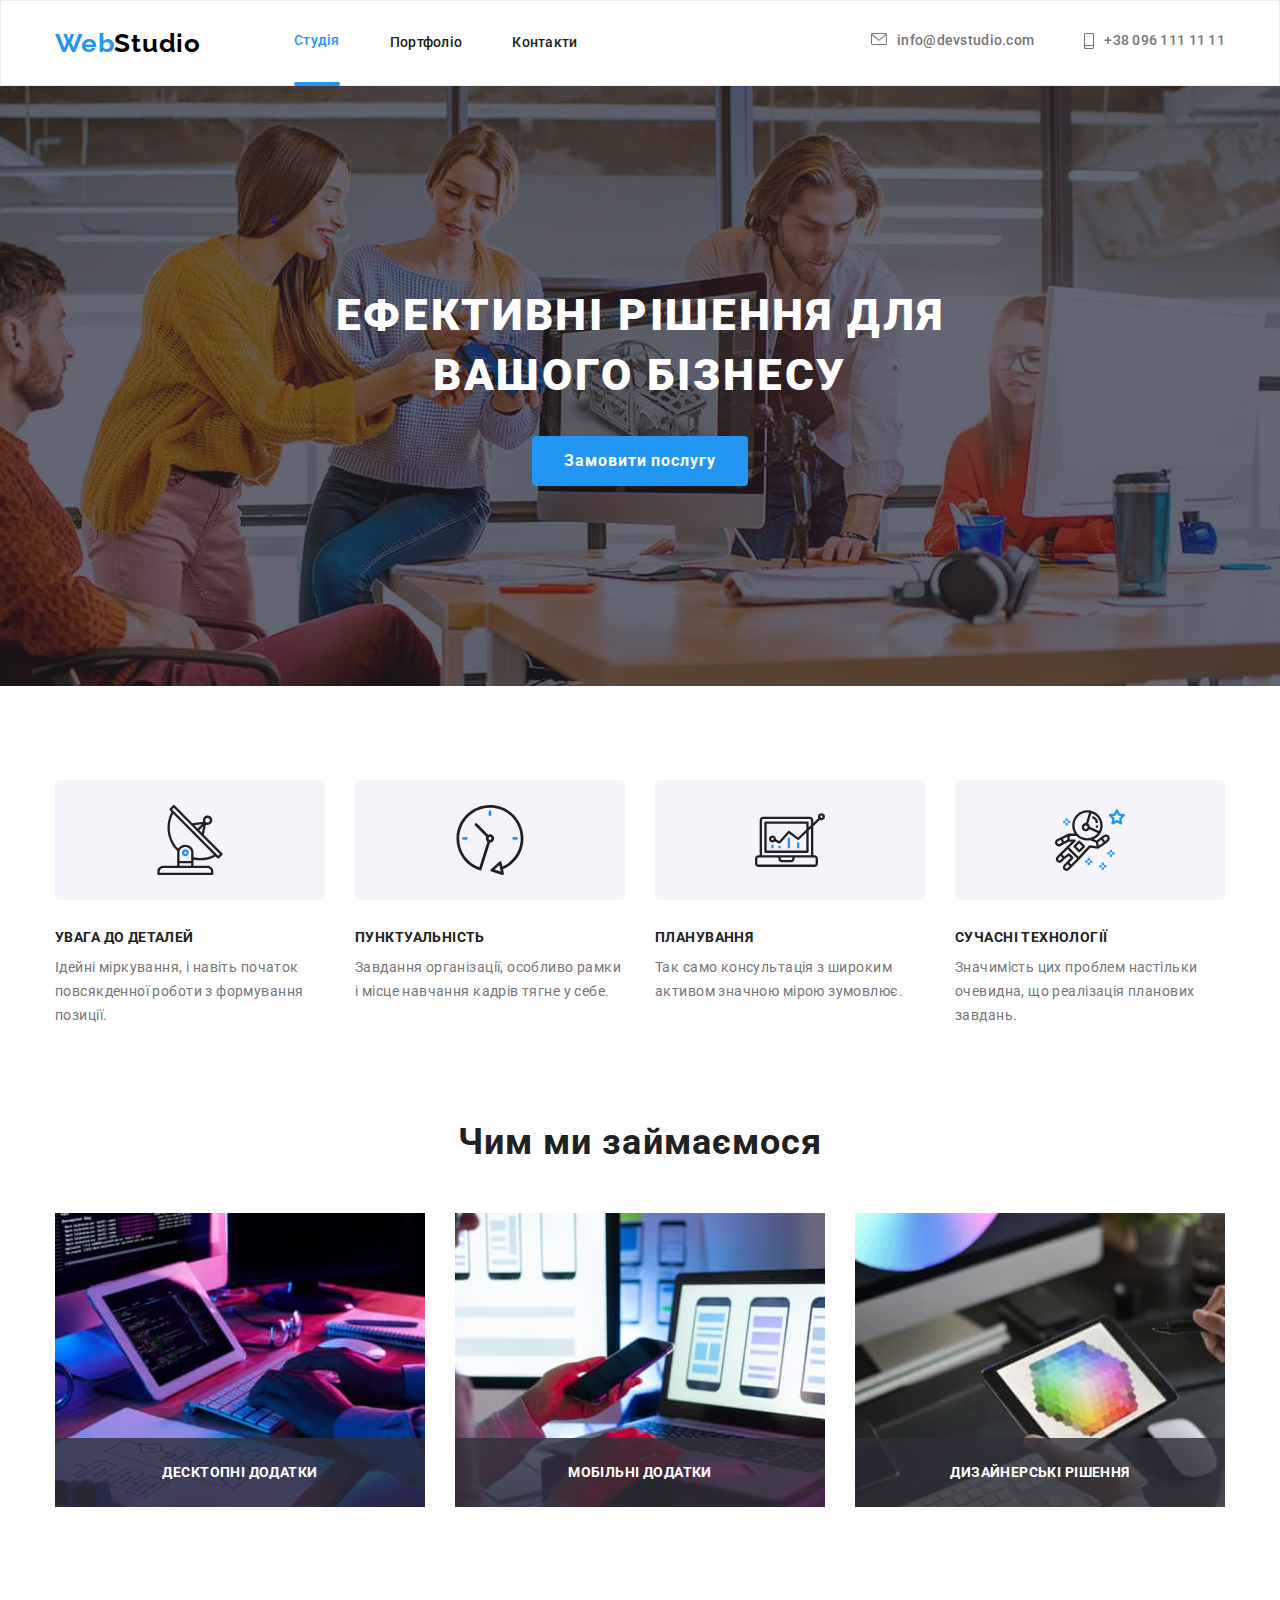
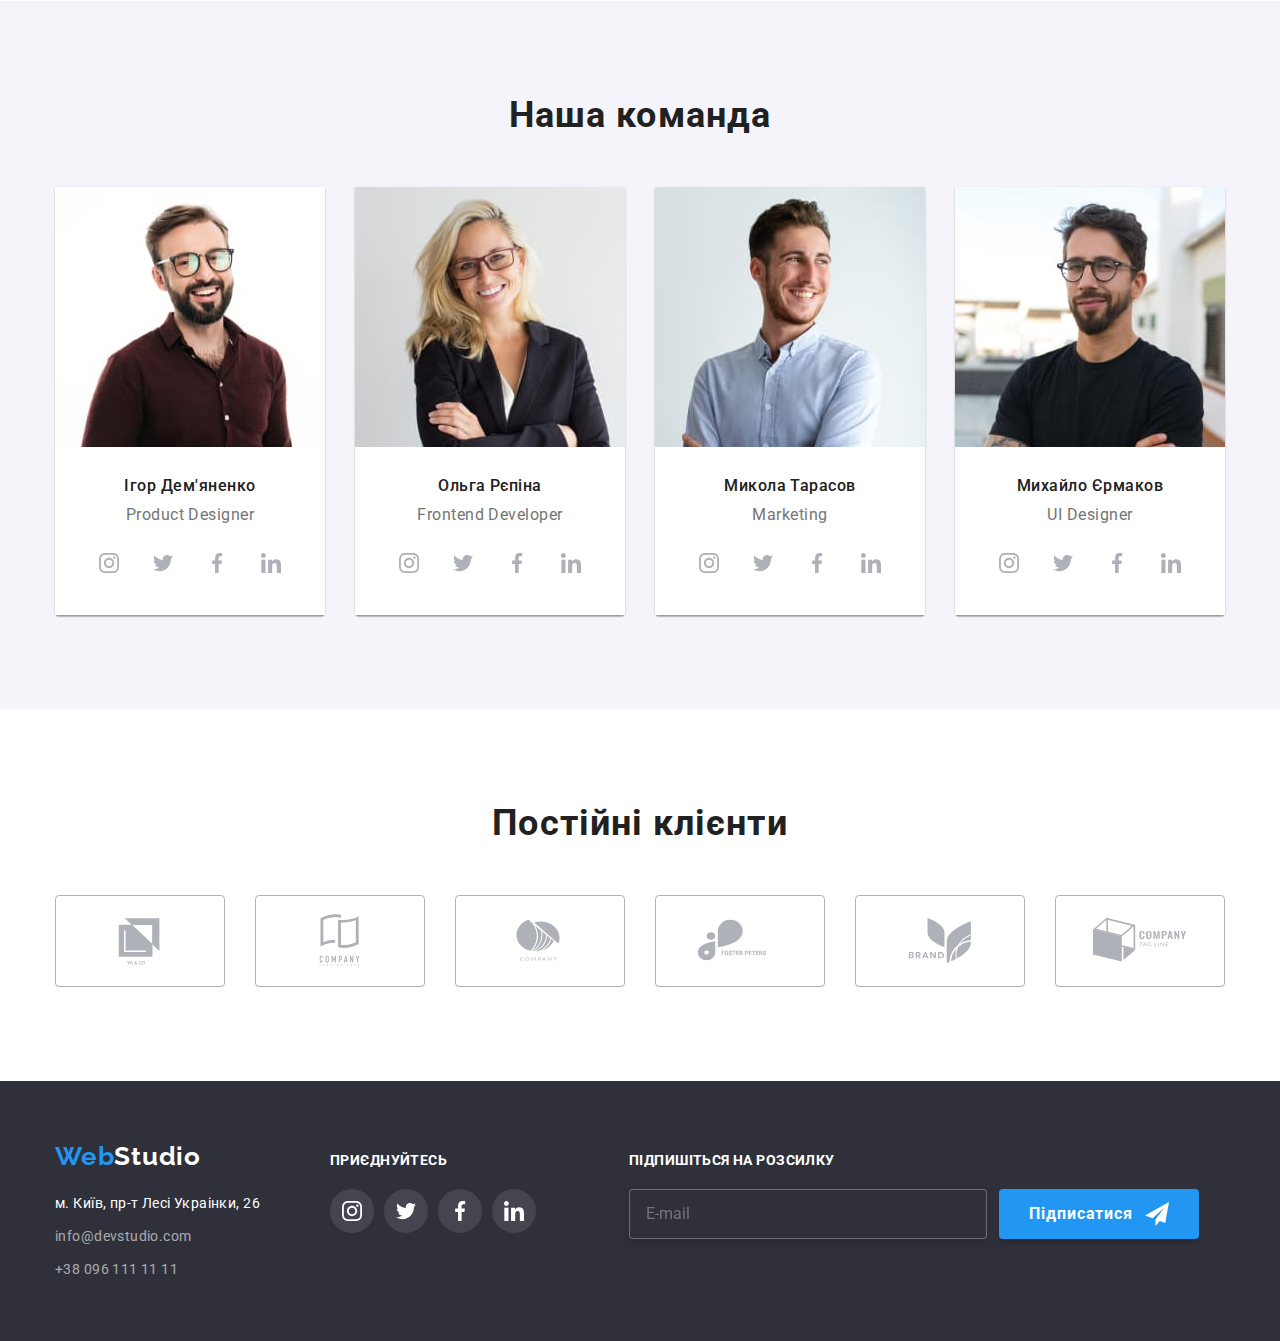
<file: index.html>
<!DOCTYPE html>
<html lang="uk">
  <head>
    <meta charset="UTF-8" />
    <meta http-equiv="X-UA-Compatible" content="IE=edge" />
    <meta name="viewport" content="width=device-width, initial-scale=1.0" />
    <link rel="preconnect" href="https://fonts.googleapis.com" />
    <link rel="preconnect" href="https://fonts.gstatic.com" crossorigin />
    <link
      href="https://fonts.googleapis.com/css2?family=Raleway:wght@700&family=Roboto:wght@400;500;700;900&display=swap"
      rel="stylesheet"
    />
    <title>WebStudio</title>
    <link
      rel="stylesheet"
      href="https://cdnjs.cloudflare.com/ajax/libs/modern-normalize/1.0.0/modern-normalize.min.css"
    />
    <link rel="stylesheet" href="./css/main.min.css" />
  </head>
  <body class="page">
    <header class="header-background">
      <div class="container header-background__container">
        <nav class="logo-nav">
          <a class="logo-nav__logo" lang="en" href="./index.html"><span class="logo-nav__web">Web</span>Studio</a>
          <ul class="site-nav">
            <li class="site-nav__item"><a href="./index.html" class="site-nav__link site-nav__link--current">Студія</a></li>
            <li class="site-nav__item"><a href="./portfolio.html" class="site-nav__link">Портфоліо</a></li>
            <li class="site-nav__item"><a href="" class="site-nav__link">Контакти</a></li>
          </ul>
        </nav>
        <ul class="mail-nav">
          <li class="mail-nav__item">
            <div class="mail-container">
            <a href="mailto:info@devstudio.com" class="mail-nav__link mail-nav__link--envelope">
              <svg class="mail-icon" height="12" width="16">
                <use href="./images/icons.svg#icon-envelope"></use>
              </svg>info@devstudio.com</a>
            </div>
          </li>
          <li class="mail-nav__item">
            <div class="mail-container">
            <a href="tel:+380961111111" class="mail-nav__link mail-nav__link--smartphone">
            <svg class="smartphone-icon" height="16" width="10">
              <use href="./images/icons.svg#icon-smartphone"></use>
            </svg>
            +38 096 111 11 11</a>
            </div>
          </li>
        </ul>
      </div>
    </header>
    <main>
      <section class="hero">
        <div class="container hero__container">
          <h1 class="hero__title">Ефективні рішення для вашого бізнесу</h1>
          <button data-modal-open type="button" class="hero__button">Замовити послугу</button>
        </div>
      </section>

      <section class="section">
        <div class="container">
          <h2 class="section-title visually-hidden">Наші сильні сторони</h2>
          <ul class="idea-list">
            <li class="idea-list__item">
              <div class="idea-list__container">
                <svg class="idea-list__icon" height="70" width="70">
                  <use href="./images/icons.svg#icon-antenna"></use>
                </svg>
              </div>
              <h3 class="idea-list__title">Увага до деталей</h3>
              <p class="idea-list__text">
                Ідейні міркування, i навіть початок повсякденної роботи з формування позиції.
              </p>
            </li>
            <li class="idea-list__item">
              <div class="idea-list__container">
                <svg class="idea-list__icon" height="70" width="70">
                  <use href="./images/icons.svg#icon-clock"></use>
                </svg>
              </div>
              <h3 class="idea-list__title">Пунктуальність</h3>
              <p class="idea-list__text">
                Завдання організації, особливо рамки i місце навчання кадрів тягне у себе.
              </p>
            </li>
            <li class="idea-list__item">
              <div class="idea-list__container">
                <svg class="idea-list__icon" height="70" width="70">
                  <use href="./images/icons.svg#icon-diagram"></use>
                </svg>
              </div>
              <h3 class="idea-list__title">Планування</h3>
              <p class="idea-list__text">
                Так само консультація з широким активом значною мірою зумовлює.
              </p>
            </li>
            <li class="idea-list__item">
              <div class="idea-list__container">
                <svg class="idea-list__icon" height="70" width="70">
                  <use href="./images/icons.svg#icon-astronaut"></use>
                </svg>
              </div>
              <h3 class="idea-list__title">Сучасні технології</h3>
              <p class="idea-list__text">
                Значимість цих проблем настільки очевидна, що реалізація планових завдань.
              </p>
            </li>
          </ul>
        </div>
      </section>
      <section class="features">
        <div class="container features__container">
          <h2 class="features__title">Чим ми займаємося</h2>
          <ul class="work-list">
            <li class="work-list__item">
              <img
                src="./images/img.jpg"
                alt="робота за комп'ютером"
                width="370"
                class="work-list__img"
              />
              <p class="work-list__text">Десктопні додатки</p>
            </li>
            <li class="work-list__item">
              <img
                src="./images/img1.jpg"
                alt="робота за комп'ютером"
                width="370"
                class="work-list__img"
              />
              <p class="work-list__text">Мобільні додатки</p>
            </li>
            <li class="work-list__item">
              <img
                src="./images/img2.jpg"
                alt="робота за комп'ютером"
                width="370"
                class="work-list__img"
              />
              <p class="work-list__text">Дизайнерські рішення</p>
            </li>
          </ul>
        </div>
      </section>
      <section class="team">
        <div class="team__container">
          <h2 class="team__title">Наша команда</h2>
          <ul class="team-list">
            <li class="team-list__item">
              <img src="./images/team1.jpg" alt="мужчина в окулярах" width="270" class="team-img" />
              <div class="team-list__white">
                <h3 class="team-list__title">Ігор Дем'яненко</h3>
                <p class="team-list__text">Product Designer</p>
                <ul class="social-networks">
                  <li>
                    <a href="#" class="social-networks__link">
                      <svg class="social-networks__icon" height="20" width="20">
                        <use href="./images/icons.svg#icon-instagram"></use>
                      </svg>
                    </a>
                  </li>
                  <li>
                    <a href="#" class="social-networks__link">
                      <svg class="social-networks__icon" height="20" width="20">
                        <use href="./images/icons.svg#icon-twitter"></use>
                      </svg>
                    </a>
                  </li>
                  <li>
                    <a href="#" class="social-networks__link">
                      <svg class="social-networks__icon" height="20" width="20">
                        <use href="./images/icons.svg#icon-facebook"></use>
                      </svg>
                    </a>
                  </li>
                  <li>
                    <a href="#" class="social-networks__link">
                      <svg class="social-networks__icon" height="20" width="20">
                        <use href="./images/icons.svg#icon-linkedin"></use>
                      </svg>
                    </a>
                  </li>
                </ul>
              </div>
            </li>
            <li class="team-list__item">
              <img src="./images/team2.jpg" alt="дівчина в окулярах" width="270" class="team-img" />
              <div class="team-list__white">
                <h3 class="team-list__title">Ольга Рєпіна</h3>
                <p class="team-list__text">Frontend Developer</p>
                <ul class="social-networks">
                  <li>
                    <a href="#" class="social-networks__link">
                      <svg class="social-networks__icon" height="20" width="20">
                        <use href="./images/icons.svg#icon-instagram"></use>
                      </svg>
                    </a>
                  </li>
                  <li>
                    <a href="#" class="social-networks__link">
                      <svg class="social-networks__icon" height="20" width="20">
                        <use href="./images/icons.svg#icon-twitter"></use>
                      </svg>
                    </a>
                  </li>
                  <li>
                    <a href="#" class="social-networks__link">
                      <svg class="social-networks__icon" height="20" width="20">
                        <use href="./images/icons.svg#icon-facebook"></use>
                      </svg>
                    </a>
                  </li>
                  <li>
                    <a href="#" class="social-networks__link">
                      <svg class="social-networks__icon" height="20" width="20">
                        <use href="./images/icons.svg#icon-linkedin"></use>
                      </svg>
                    </a>
                  </li>
                </ul>
              </div>
            </li>
            <li class="team-list__item">
              <img src="./images/team3.jpg" alt="мужчина у сорочці" width="270" class="team-img" />
              <div class="team-list__white">
                <h3 class="team-list__title">Микола Тарасов</h3>
                <p class="team-list__text">Marketing</p>
                <ul class="social-networks">
                  <li>
                    <a href="#" class="social-networks__link">
                      <svg class="social-networks__icon" height="20" width="20">
                        <use href="./images/icons.svg#icon-instagram"></use>
                      </svg>
                    </a>
                  </li>
                  <li>
                    <a href="#" class="social-networks__link">
                      <svg class="social-networks__icon" height="20" width="20">
                        <use href="./images/icons.svg#icon-twitter"></use>
                      </svg>
                    </a>
                  </li>
                  <li>
                    <a href="#" class="social-networks__link">
                      <svg class="social-networks__icon" height="20" width="20">
                        <use href="./images/icons.svg#icon-facebook"></use>
                      </svg>
                    </a>
                  </li>
                  <li>
                    <a href="#" class="social-networks__link">
                      <svg class="social-networks__icon" height="20" width="20">
                        <use href="./images/icons.svg#icon-linkedin"></use>
                      </svg>
                    </a>
                  </li>
                </ul>
              </div>
            </li>
            <li class="team-list__item">
              <img src="./images/team4.jpg" alt="мужчина в окулярах" width="270" class="team-img" />
              <div class="team-list__white">
                <h3 class="team-list__title">Михайло Єрмаков</h3>
                <p class="team-list__text">UI Designer</p>
                <ul class="social-networks">
                  <li>
                    <a href="#" class="social-networks__link">
                      <svg class="social-networks__icon" height="20" width="20">
                        <use href="./images/icons.svg#icon-instagram"></use>
                      </svg>
                    </a>
                  </li>
                  <li>
                    <a href="#" class="social-networks__link">
                      <svg class="social-networks__icon" height="20" width="20">
                        <use href="./images/icons.svg#icon-twitter"></use>
                      </svg>
                    </a>
                  </li>
                  <li>
                    <a href="#" class="social-networks__link">
                      <svg class="social-networks__icon" height="20" width="20">
                        <use href="./images/icons.svg#icon-facebook"></use>
                      </svg>
                    </a>
                  </li>
                  <li>
                    <a href="#" class="social-networks__link">
                      <svg class="social-networks__icon" height="20" width="20">
                        <use href="./images/icons.svg#icon-linkedin"></use>
                      </svg>
                    </a>
                  </li>
                </ul>
              </div>
            </li>
          </ul>
        </div>
      </section>
      <section class="section">
        <div class="container">
          <h2 class="feedback__title">Постійні клієнти</h2>
          <ul class="feedback__list">
            <li class="feedback__item">
              <a href="" class="feedback__link link">
                <svg class="feedback__icon" height="60" width="106">
                  <use href="./images/icons.svg#icon-logo-one"></use>
                </svg>
              </a>
            </li>
            <li class="feedback__item">
              <a href="" class="feedback__link">
                <svg class="feedback__icon" height="60" width="106">
                  <use href="./images/icons.svg#icon-logo-two"></use>
                </svg>
              </a>
            </li>
            <li class="feedback__item">
              <a href="" class="feedback__link link">
                <svg class="feedback__icon" height="60" width="106">
                  <use href="./images/icons.svg#icon-logo-three"></use>
                </svg>
              </a>
            </li>
            <li class="feedback__item">
              <a href="" class="feedback__link link">
                <svg class="feedback__icon" height="60" width="106">
                  <use href="./images/icons.svg#icon-logo-fore"></use>
                </svg>
              </a>
            </li>
            <li class="feedback__item">
              <a href="" class="feedback__link link">
                <svg class="feedback__icon" height="60" width="106">
                  <use href="./images/icons.svg#icon-logo-five"></use>
                </svg>
              </a>
            </li>
            <li class="feedback__item">
              <a href="" class="feedback__link link">
                <svg class="feedback__icon" height="60" width="106">
                  <use href="./images/icons.svg#icon-logo-six"></use>
                </svg>
              </a>
            </li>
          </ul>
        </div>
      </section>
    </main>

    <footer class="footer-main">
      <div class="container footer-main__container">
        <div class="first-box-footer">
        <a class="first-footer-box__logo" lang="en" href="./index.html"
          ><span class="logo-nav__web">Web</span>Studio</a
        >
        <address class="footer-info">
          <ul class="footer-info__list">
            <li class="footer-info__item">
              <a
                href="https://goo.gl/maps/CPtrU1FHBa2aNyZL9"
                target="_blank"
                rel="noopener noreferrer nofollow"
                class="footer-address"
                >м. Київ, пр-т Лесі Украінки, 26</a
              >
            </li>
            <li class="footer-info__item">
              <a href="mailto:info@devstudio.com" class="footer-info__link">info@devstudio.com</a>
            </li>
            <li class="footer-info__item">
              <a href="tel:+380961111111" class="footer-info__link">+38 096 111 11 11</a>
            </li>
          </ul>
        </address>
      </div>
      <div class="footer-social">
        <p class="footer-social__text">Приєднуйтесь</p>
        <ul class="footer-social__list">
          <li>
            <a href="#" class="footer-social__link">
              <svg class="footer-social__icon" height="20" width="20">
                <use href="./images/icons.svg#icon-instagram"></use>
              </svg>
            </a>
          </li>
          <li>
            <a href="#" class="footer-social__link">
              <svg class="footer-social__icon" height="20" width="20">
                <use href="./images/icons.svg#icon-twitter"></use>
              </svg>
            </a>
          </li>
          <li>
            <a href="#" class="footer-social__link">
              <svg class="footer-social__icon" height="20" width="20">
                <use href="./images/icons.svg#icon-facebook"></use>
              </svg>
            </a>
          </li>
          <li>
            <a href="#" class="footer-social__link">
              <svg class="footer-social__icon" height="20" width="20">
                <use href="./images/icons.svg#icon-linkedin"></use>
              </svg>
            </a>
          </li>
        </ul>
      </div>
    <div class="footer-send">
      <form class="footer-send__form" action="">
        <label for="email" class="footer-send__label">Підпишіться на розсилку</label>
        <div class="footer-box">
          <input
            class="footer-email-form"
            type="email"
            name="email"
            id="email"
            placeholder="E-mail"
            autocomplete="off"
          />
          <button type="submit" class="footer-box__button">
            Підписатися
            <svg class="footer-box__icon" height="24" width="24">
              <use href="./images/icons.svg#icon-send-footer"></use>
            </svg>
          </button>
        </div>
      </form>
    </div>
  </div>
</footer>
      </form>
    </div>
    </footer>
    <div data-modal class="backdrop is-hidden">
      <div class="modal">
        <button data-modal-close class="modal__exit-box">
          <svg class="modal__close-icon" height="18" width="18">
            <use href="./images/icons.svg#icon-close-modal"></use>
          </svg>
        </button>
        <p class="modal__title">Залиште свої дані, ми вам передзвонимо</p>

        <form>
          <label class="modal__label">
            Ім'я
            <div class="modal__label-box">
              <input type="text" name="name" class="modal__input" />
              <svg class="modal__icon" height="18" width="18">
                <use href="./images/icons.svg#icon-person-modal"></use>
              </svg>
            </div>
          </label>

          <label class="modal__label">
            Телефон
            <div class="modal__label-box">
              <input type="text" name="tel" class="modal__input" />
              <svg class="modal__icon" height="18" width="18">
                <use href="./images/icons.svg#icon-phone-modal"></use>
              </svg>
            </div>
          </label>

          <label class="modal__label">
            Пошта
            <div class="modal__label-box">
              <input type="text" name="email" class="modal__input" />
              <svg class="modal__icon" height="18" width="18">
                <use href="./images/icons.svg#icon-email-modal"></use>
              </svg>
            </div>
          </label>

          <label class="modal__label">
            Коментар
            <textarea class="modal__feedback" name="feedback" placeholder="Введіть текст"></textarea>
          </label>

          <label class="modal__checkbox-label">
            <div class="modal__checkbox-label-box">
              <input
                class="modal__checkbox-input"
                type="checkbox"
                name="topic"
                value="Погоджуюся з розсилкою та приймаю"
              />
              <svg class="modal__checkbox-icon" width="16" height="15">
                <use href="./images/icons.svg#icon-check"></use>
              </svg>
              Погоджуюся з розсилкою та приймаю
              <a href="#" class="modal__checkbox-link">Умови договору</a>
            </div>
          </label>

          <button type="submit" class="modal__submit-button">Відправити</button>
        </form>
      </div>
    </div>
    <script src="./js/modal.js"></script>

  </body>
</html>
</file>
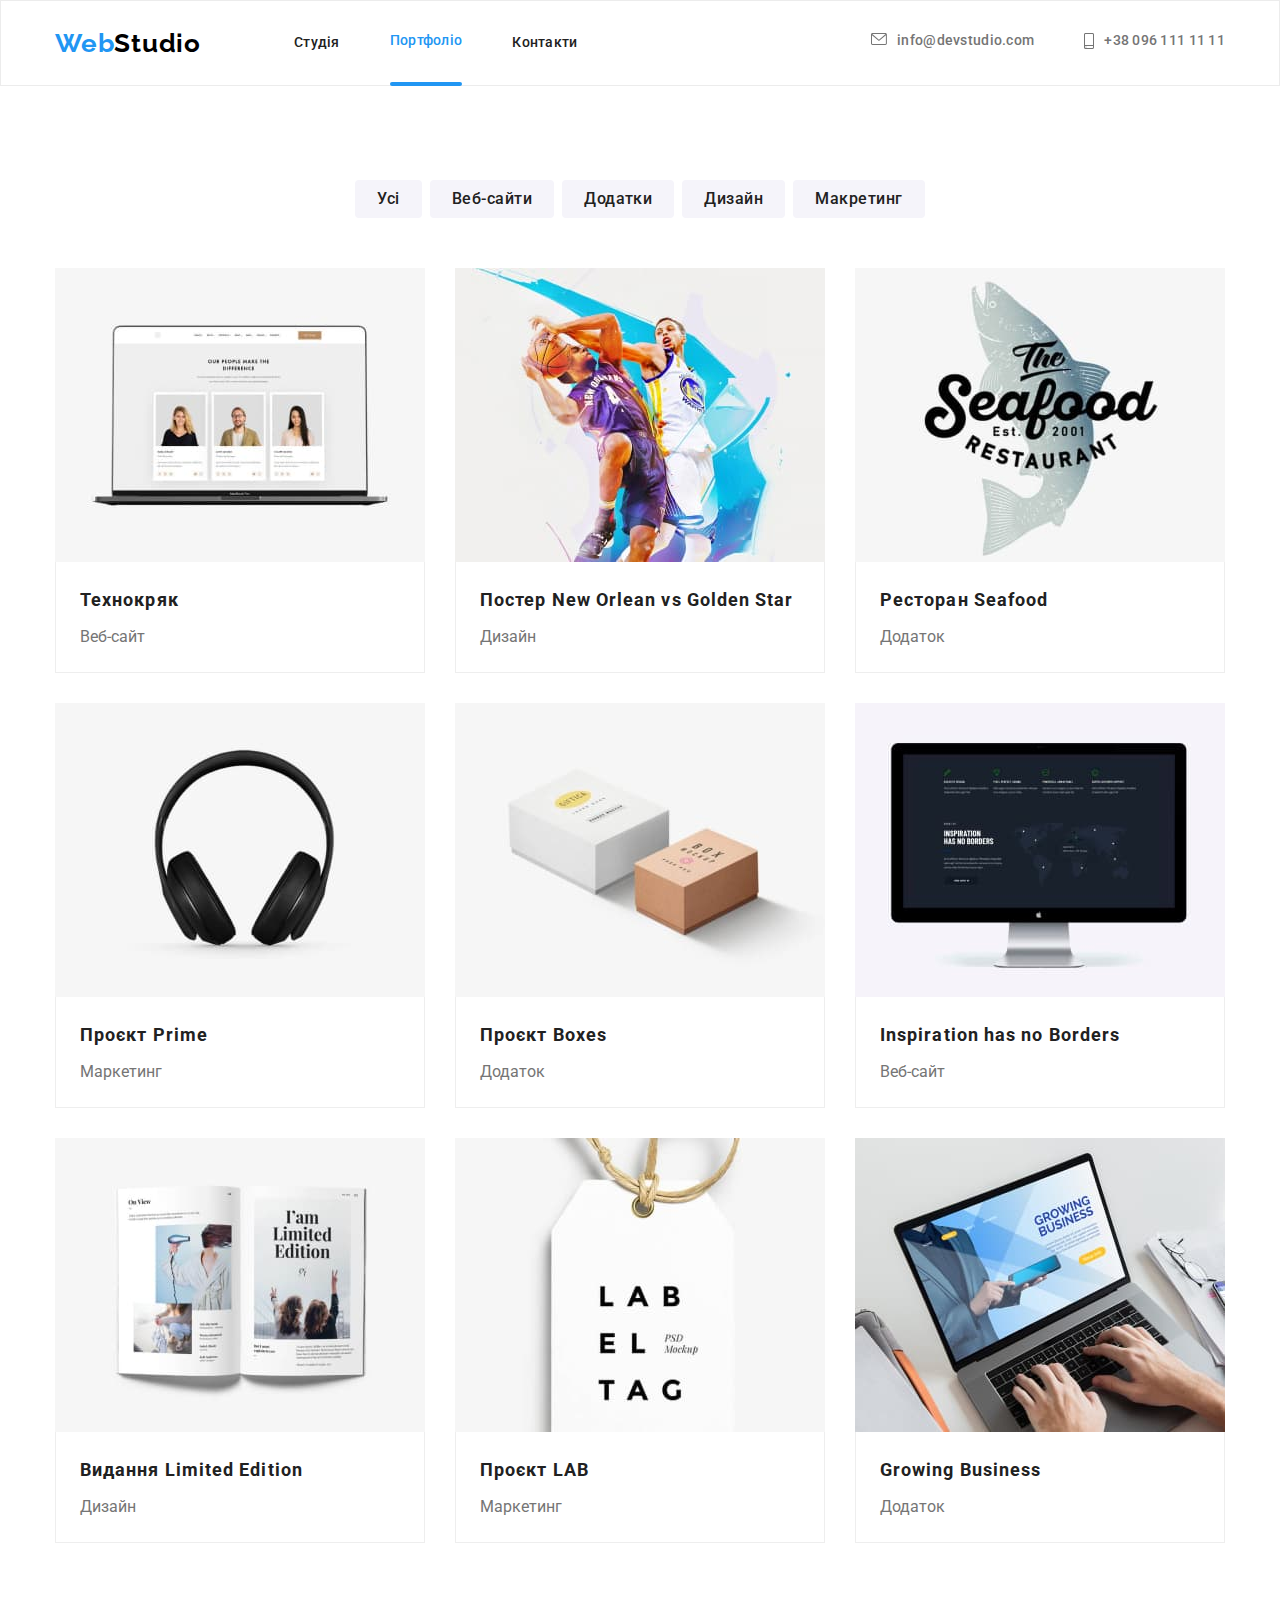
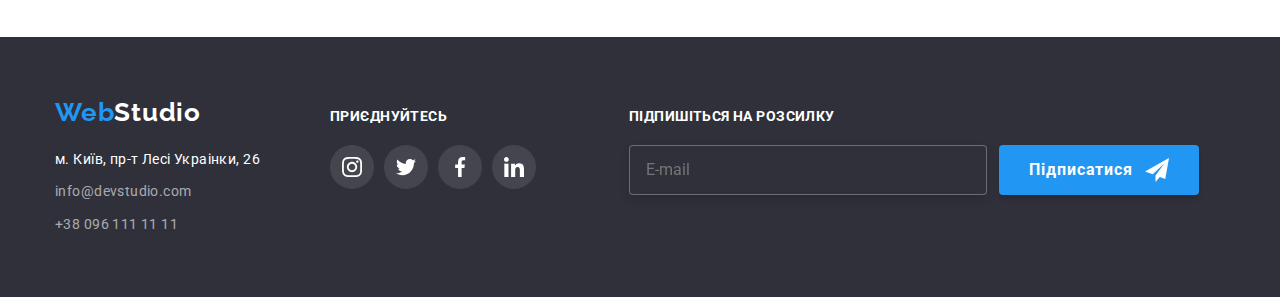
<file: portfolio.html>
<!DOCTYPE html>
<html lang="uk">
  <head>
    <meta charset="UTF-8" />
    <meta http-equiv="X-UA-Compatible" content="IE=edge" />
    <meta name="viewport" content="width=device-width, initial-scale=1.0" />
    <link rel="preconnect" href="https://fonts.googleapis.com" />
    <link rel="preconnect" href="https://fonts.gstatic.com" crossorigin />
    <link
      href="https://fonts.googleapis.com/css2?family=Raleway:wght@700&family=Roboto:wght@400;500;700;900&display=swap"
      rel="stylesheet"
    />
    <title>WebStudio</title>
    <link
      rel="stylesheet"
      href="https://cdnjs.cloudflare.com/ajax/libs/modern-normalize/1.0.0/modern-normalize.min.css"
    />
    <link rel="stylesheet" href="./css/main.min.css" />
  </head>
  <body class="page">
    <header class="header-background">
      <div class="container header-background__container">
        <nav class="logo-nav">
          <a class="logo-nav__logo" lang="en" href="./index.html"><span class="logo-nav__web">Web</span>Studio</a>
          <ul class="site-nav">
            <li class="site-nav__item"><a href="./index.html" class="site-nav__link ">Студія</a></li>
            <li class="site-nav__item"><a href="./portfolio.html" class="site-nav__link site-nav__link--current">Портфоліо</a></li>
            <li class="site-nav__item"><a href="" class="site-nav__link">Контакти</a></li>
          </ul>
        </nav>
        <ul class="mail-nav">
          <li class="mail-nav__item">
            <div class="mail-container">
            <a href="mailto:info@devstudio.com" class="mail-nav__link mail-nav__link--envelope">
              <svg class="mail-icon" height="12" width="16">
                <use href="./images/icons.svg#icon-envelope"></use>
              </svg>info@devstudio.com</a>
            </div>
          </li>
          <li class="mail-nav__item">
            <div class="mail-container">
            <a href="tel:+380961111111" class="mail-nav__link mail-nav__link--smartphone">
            <svg class="smartphone-icon" height="16" width="10">
              <use href="./images/icons.svg#icon-smartphone"></use>
            </svg>
            +38 096 111 11 11</a>
            </div>
          </li>
        </ul>
      </div>
    </header>
    <main>
      <section class="portfolio-section">
        <div class="container portfolio">
          <h1 class="visually-hidden">Фільтри</h1>
          <ul class="filter-list">
            <li class="filter-list__item">
              <button type="button" class="filter-list__button">Усі</button>
            </li>
            <li class="item">
              <button type="button" class="filter-list__button">Веб-сайти</button>
            </li>
            <li class="item">
              <button type="button" class="filter-list__button">Додатки</button>
            </li>
            <li class="item">
              <button type="button" class="filter-list__button">Дизайн</button>
            </li>
            <li class="item">
              <button type="button" class="filter-list__button">Макретинг</button>
            </li>
          </ul>
          <ul class="examples">
            <li class="examples__content">
              <a href="#" class="examples__link">
                <div class="examples__overlay">
                <img
                  src="./images/prim1.jpg"
                  alt="Сайт технокряк"
                  width="370"
                  class="examples__img"
                />
                <p class="examples__text">Ресурс пропонує комплексні пропозиції з різним рівнем функціоналу та сервісів. Все це дозволить відвідувачу отримати вичерпні відомості про компанію чи приватну особу.</p>
                </div>
                <div class="examples__stack">
                  <h2 class="examples__title">Технокряк</h2>
                  <p class="examples__text-img">Веб-сайт</p>
                </div>
              </a>
            </li>
            <li class="examples__content">
              <a href="#" class="examples__link">
                <div class="examples__overlay">
                <img
                  src="./images/prim2.jpg"
                  alt="Два баскетболіста"
                  width="370"
                  class="examples__img"
                />
                <p class="examples__text">Ресурс пропонує комплексні пропозиції з різним рівнем функціоналу та сервісів. Все це дозволить відвідувачу отримати вичерпні відомості про компанію чи приватну особу.</p>
                </div>
                <div class="examples__stack">
                  <h2 class="examples__title">Постер New Orlean vs Golden Star</h2>
                  <p class="examples__text-img">Дизайн</p>
                </div>
              </a>
            </li>
            <li class="examples__content">
              <a href="#" class="examples__link">
                <div class="examples__overlay">
                <img
                  src="./images/prim3.jpg"
                  alt="Лого ресторану"
                  width="370"
                  class="examples__img"
                />
                <p class="examples__text">Ресурс пропонує комплексні пропозиції з різним рівнем функціоналу та сервісів. Все це дозволить відвідувачу отримати вичерпні відомості про компанію чи приватну особу.</p>
                </div>
                <div class="examples__stack">
                  <h2 class="examples__title">Ресторан Seafood</h2>
                  <p class="examples__text-img">Додаток</p>
                </div>
              </a>
            </li>
            <li class="examples__content">
              <a href="#" class="examples__link">
                <div class="examples__overlay">
                <img src="./images/prim4.jpg" alt="Навушники" width="370" class="examples__img" />
                <p class="examples__text">Ресурс пропонує комплексні пропозиції з різним рівнем функціоналу та сервісів. Все це дозволить відвідувачу отримати вичерпні відомості про компанію чи приватну особу.</p>
                </div>
                <div class="examples__stack">
                  <h2 class="examples__title">Проєкт Prime</h2>
                  <p class="examples__text-img">Маркетинг</p>
                </div>
              </a>
            </li>
            <li class="examples__content">
              <a href="#" class="examples__link">
                <div class="examples__overlay">
                <img src="./images/prim5.jpg" alt="Дві коробки" width="370" class="examples__img" />
                <p class="examples__text">Ресурс пропонує комплексні пропозиції з різним рівнем функціоналу та сервісів. Все це дозволить відвідувачу отримати вичерпні відомості про компанію чи приватну особу.</p>
                </div>
                <div class="examples__stack">
                  <h2 class="examples__title">Проєкт Boxes</h2>
                  <p class="examples__text-img">Додаток</p>
                </div>
              </a>
            </li>
            <li class="examples__content">
              <a href="#" class="examples__link">
                <div class="examples__overlay">
                <img src="./images/prim6.jpg" alt="Монітор" width="370" class="examples__img" />
                <p class="examples__text">Ресурс пропонує комплексні пропозиції з різним рівнем функціоналу та сервісів. Все це дозволить відвідувачу отримати вичерпні відомості про компанію чи приватну особу.</p>
                </div>
                <div class="examples__stack">
                  <h2 class="examples__title">Inspiration has no Borders</h2>
                  <p class="examples__text-img">Веб-сайт</p>
                </div>
              </a>
            </li>
            <li class="examples__content">
              <a href="#" class="examples__link">
                <div class="examples__overlay">
                <img src="./images/prim7.jpg" alt="Журнал" width="370" class="examples__img" />
                <p class="examples__text">Ресурс пропонує комплексні пропозиції з різним рівнем функціоналу та сервісів. Все це дозволить відвідувачу отримати вичерпні відомості про компанію чи приватну особу.</p>
                </div>
                <div class="examples__stack">
                  <h2 class="examples__title">Видання Limited Edition</h2>
                  <p class="examples__text-img">Дизайн</p>
                </div>
              </a>
            </li>
            <li class="examples__content">
              <a href="#" class="examples__link">
                <div class="examples__overlay">
                <img src="./images/prim8.jpg" alt="Бірка" width="370" class="examples__img" />
                <p class="examples__text">Ресурс пропонує комплексні пропозиції з різним рівнем функціоналу та сервісів. Все це дозволить відвідувачу отримати вичерпні відомості про компанію чи приватну особу.</p>
                </div>
                <div class="examples__stack">
                  <h2 class="examples__title">Проєкт LAB</h2>
                  <p class="examples__text-img">Маркетинг</p>
                </div>
              </a>
            </li>
            <li class="examples__content">
              <a href="#" class="examples__link">
                <div class="examples__overlay">
                <img
                  src="./images/prim9.jpg"
                  alt="Працює за ноутбуком"
                  width="370"
                  class="examples__img"
                />
                <p class="examples__text">Ресурс пропонує комплексні пропозиції з різним рівнем функціоналу та сервісів. Все це дозволить відвідувачу отримати вичерпні відомості про компанію чи приватну особу.</p>
                </div>
                <div class="examples__stack">
                  <h2 class="examples__title">Growing Business</h2>
                  <p class="examples__text-img">Додаток</p>
                </div>
              </a>
            </li>
          </ul>
        </div>
      </section>
    </main>
    <footer class="footer-main">
      <div class="container footer-main__container">
        <div class="first-box-footer">
        <a class="first-footer-box__logo" lang="en" href="./index.html"
          ><span class="logo-nav__web">Web</span>Studio</a
        >
        <address class="footer-info">
          <ul class="footer-info__list">
            <li class="footer-info__item">
              <a
                href="https://goo.gl/maps/CPtrU1FHBa2aNyZL9"
                target="_blank"
                rel="noopener noreferrer nofollow"
                class="footer-address"
                >м. Київ, пр-т Лесі Украінки, 26</a
              >
            </li>
            <li class="footer-info__item">
              <a href="mailto:info@devstudio.com" class="footer-info__link">info@devstudio.com</a>
            </li>
            <li class="footer-info__item">
              <a href="tel:+380961111111" class="footer-info__link">+38 096 111 11 11</a>
            </li>
          </ul>
        </address>
      </div>
      <div class="footer-social">
        <p class="footer-social__text">Приєднуйтесь</p>
        <ul class="footer-social__list">
          <li>
            <a href="#" class="footer-social__link">
              <svg class="footer-social__icon" height="20" width="20">
                <use href="./images/icons.svg#icon-instagram"></use>
              </svg>
            </a>
          </li>
          <li>
            <a href="#" class="footer-social__link">
              <svg class="footer-social__icon" height="20" width="20">
                <use href="./images/icons.svg#icon-twitter"></use>
              </svg>
            </a>
          </li>
          <li>
            <a href="#" class="footer-social__link">
              <svg class="footer-social__icon" height="20" width="20">
                <use href="./images/icons.svg#icon-facebook"></use>
              </svg>
            </a>
          </li>
          <li>
            <a href="#" class="footer-social__link">
              <svg class="footer-social__icon" height="20" width="20">
                <use href="./images/icons.svg#icon-linkedin"></use>
              </svg>
            </a>
          </li>
        </ul>
      </div>
    <div class="footer-send">
      <form class="footer-send__form" action="">
        <label for="email" class="footer-send__label">Підпишіться на розсилку</label>
        <div class="footer-box">
          <input
            class="footer-email-form"
            type="email"
            name="email"
            id="email"
            placeholder="E-mail"
            autocomplete="off"
          />
          <button type="submit" class="footer-box__button">
            Підписатися
            <svg class="footer-box__icon" height="24" width="24">
              <use href="./images/icons.svg#icon-send-footer"></use>
            </svg>
          </button>
        </div>
      </form>
    </div>
  </div>
</footer>
  </body>
</html>
</file>
<file: css/main.min.css>
:root{--text-color: #757575;--second-black: #212121;--hero-back-color: #2F303A;--accent-color: #2196F3;--main-black: #000000;--main-white: #FFFFFF;--team-back-color: #F5F4FA;--footer-back-color: #2F303A;--footer-mail-tel: rgba(255, 255, 255, 0.6);--button-hover-focus: #188CE8;--border-header-color: #ECECEC;--border-content-portfolio: #eeeeee;--social-icon-color: #afb1b8;--icon-footer-bg: rgba(255, 255, 255, 0.1);--background-portfolio-image: rgba(33, 150, 243, 0.9)}body{background-color:var(--main-white);color:var(--second-black);font-family:Roboto,sans-serif}.container{width:1200px;margin-left:auto;margin-right:auto;padding-left:15px;padding-right:15px}.visually-hidden{position:absolute;white-space:nowrap;width:1px;height:1px;overflow:hidden;border:0;padding:0;clip:rect(0 0 0 0);-webkit-clip-path:inset(50%);clip-path:inset(50%);margin:-1px}.section{text-align:center;padding-bottom:94px;padding-top:94px}.logo-nav__logo{color:var(--main-black);font-family:Raleway,sans-serif;letter-spacing:.03em;font-weight:700;font-size:26px;line-height:1.19;text-decoration:none}.auth-nav .link{display:block;color:var(--p-color);padding-top:32px;padding-bottom:32px}.logo-nav{display:-webkit-box;display:-ms-flexbox;display:flex;-webkit-box-align:center;-ms-flex-align:center;align-items:center}.logo-nav__web{color:var(--accent-color)}.header-background{color:var(--main-white);letter-spacing:.02em;font-weight:500;font-size:14px;line-height:1.14;border:1px solid var(--border-header-color)}.site-nav{display:-webkit-box;display:-ms-flexbox;display:flex;-webkit-box-align:center;-ms-flex-align:center;align-items:center;margin-left:93px;list-style:none;padding:0;margin:0}.site-nav__link{color:var(--second-black);letter-spacing:.02em;display:block;color:var(--black);display:block;padding-top:32px;padding-bottom:32px;-webkit-transition-duration:250ms;-o-transition-duration:250ms;transition-duration:250ms;-webkit-transition-timing-function:cubic-bezier(0.4, 0, 0.2, 1);-o-transition-timing-function:cubic-bezier(0.4, 0, 0.2, 1);transition-timing-function:cubic-bezier(0.4, 0, 0.2, 1);-webkit-transition-property:color;-o-transition-property:color;transition-property:color;text-decoration:none;color:var(--second-black)}.site-nav__link:hover,.site-nav__link:focus{color:var(--accent-color)}.site-nav__item{margin-left:50px}.site-nav__item:first-child{margin-left:93px}.header-background__container{display:-webkit-box;display:-ms-flexbox;display:flex}.mail-nav{display:-webkit-box;display:-ms-flexbox;display:flex;list-style:none;padding:0;margin:0;margin-left:auto;margin-top:0;margin-bottom:0}.mail-nav__link--envelope{display:-webkit-box;display:-ms-flexbox;display:flex;-webkit-box-align:center;-ms-flex-align:center;align-items:center;text-decoration:none}.mail-nav__item{margin-left:50px}.mail-nav__link{color:var(--text-color);display:block;padding-top:32px;padding-bottom:32px;-webkit-transition-duration:250ms;-o-transition-duration:250ms;transition-duration:250ms;-webkit-transition-timing-function:cubic-bezier(0.4, 0, 0.2, 1);-o-transition-timing-function:cubic-bezier(0.4, 0, 0.2, 1);transition-timing-function:cubic-bezier(0.4, 0, 0.2, 1);-webkit-transition-property:color;-o-transition-property:color;transition-property:color}.mail-nav__link:hover,.mail-nav__link:focus{color:var(--accent-color)}.mail-nav__link--smartphone{display:-webkit-box;display:-ms-flexbox;display:flex;-webkit-box-align:center;-ms-flex-align:center;align-items:center;text-decoration:none}.smartphone-icon{margin-right:10px;fill:currentColor}.mail-icon{margin-right:10px;fill:currentColor}.site-nav__link--current::after{display:block;position:relative;bottom:-33px;content:"";height:4px;width:100%;background-color:var(--accent-color);border-radius:2px}.site-nav__link--current{color:var(--accent-color);letter-spacing:.02em}.hero{background-color:var(--hero-back-color);max-width:1600px;height:600px;background-image:-webkit-gradient(linear, left top, right top, from(rgba(47, 48, 58, 0.4)), to(rgba(47, 48, 58, 0.4))),url(../images/background.jpg);background-image:-o-linear-gradient(left, rgba(47, 48, 58, 0.4), rgba(47, 48, 58, 0.4)),url(../images/background.jpg);background-image:linear-gradient(to right, rgba(47, 48, 58, 0.4), rgba(47, 48, 58, 0.4)),url(../images/background.jpg);text-align:center;padding-top:200px;padding-bottom:200px;background-repeat:no-repeat;background-position:center;background-size:cover;margin-left:auto;margin-right:auto}.hero__title{color:var(--main-white);letter-spacing:.06em;font-weight:900;font-size:44px;line-height:1.36;text-transform:uppercase;margin-bottom:30px;margin-top:0px;width:700px;margin-left:auto;margin-right:auto}.button{color:var(--main-white);background-color:var(--accent-color)}.hero__button{border-radius:4px;padding:10px 32px;background-color:var(--accent-color);color:var(--main-white);cursor:pointer;font-weight:700;font-size:16px;line-height:1.87;letter-spacing:.06em;border:inherit;margin:0 auto;display:-webkit-box;display:-ms-flexbox;display:flex;-webkit-transition-duration:250ms;-o-transition-duration:250ms;transition-duration:250ms;-webkit-transition-timing-function:cubic-bezier(0.4, 0, 0.2, 1);-o-transition-timing-function:cubic-bezier(0.4, 0, 0.2, 1);transition-timing-function:cubic-bezier(0.4, 0, 0.2, 1)}.hero__button:hover,.hero__button:focus{background-color:var(--button-hover-focus)}.section.title{padding-top:94px;padding-bottom:94px;margin-top:0;margin-bottom:0}.idea-list{display:-webkit-box;display:-ms-flexbox;display:flex;text-align:left;padding-left:0;margin-top:0;margin-bottom:0;list-style:none;padding:0;margin:0;gap:30px}.idea-list__item{width:270px;display:block}.idea-list__title{color:var(--second-black);font-size:14px;line-height:1.14;letter-spacing:.03em;text-transform:uppercase;margin-bottom:10px;margin-top:0}.idea-list__text{color:var(--text-color);font-size:14px;line-height:1.71;letter-spacing:.03em;margin-top:0;margin-bottom:0}.idea-list__container{display:-webkit-box;display:-ms-flexbox;display:flex;-webkit-box-pack:center;-ms-flex-pack:center;justify-content:center;-webkit-box-align:center;-ms-flex-align:center;align-items:center;height:120px;width:270px;background:var(--team-back-color);border-radius:4px;margin-bottom:30px;padding:0}.work-list{display:-webkit-box;display:-ms-flexbox;display:flex;position:relative;list-style-type:none;padding-left:0;margin-top:0;margin-bottom:0;gap:30px}.work-list__img{display:block}.features{margin-top:0;text-align:center;padding-bottom:94px}.work-list__text{font-weight:700;font-size:14px;line-height:1.14;text-transform:uppercase;text-align:center;letter-spacing:.03em;color:var(--main-white);position:absolute;background-color:rgba(47,48,58,.8);padding-top:27px;padding-bottom:27px;bottom:0;width:370px;margin:0}.features__title{color:var(--second-black);font-size:36px;line-height:1.16;letter-spacing:.03em;margin-top:0;margin-bottom:50px}.team{padding-top:94px;padding-bottom:94px;background-color:var(--team-back-color);text-align:center}.team__title{margin-top:0;margin-bottom:50px;font-size:36px;line-height:1.16;letter-spacing:.03em;color:var(--second-black)}.team__container{width:1200px;margin-left:auto;margin-right:auto;padding-left:15px;padding-right:15px}.team-list{display:-webkit-box;display:-ms-flexbox;display:flex;list-style:none;padding:0;margin:0;gap:30px}.team-list__white{background-color:var(--main-white);padding:30px}.team-list__title{color:var(--second-black);font-weight:500;font-size:16px;line-height:1.18;letter-spacing:.03em;margin-top:0;margin-bottom:10px}.social-networks{list-style:none;padding:0;margin:0;display:-webkit-box;display:-ms-flexbox;display:flex;padding:0;margin:0;gap:10px;-webkit-box-pack:center;-ms-flex-pack:center;justify-content:center;-webkit-box-align:center;-ms-flex-align:center;align-items:center}.social-networks__link{display:-webkit-inline-box;display:-ms-inline-flexbox;display:inline-flex;height:44px;width:44px;-webkit-box-align:center;-ms-flex-align:center;align-items:center;padding:0;color:var(--social-icon-color);border-radius:50%;-webkit-transition-duration:250ms;-o-transition-duration:250ms;transition-duration:250ms;-webkit-transition-timing-function:cubic-bezier(0.4, 0, 0.2, 1);-o-transition-timing-function:cubic-bezier(0.4, 0, 0.2, 1);transition-timing-function:cubic-bezier(0.4, 0, 0.2, 1)}.social-networks__link:hover,.social-networks__link:focus{background-color:var(--accent-color);color:var(--main-white)}.social-networks__icon{height:20px;margin-left:auto;margin-right:auto;-webkit-box-align:center;-ms-flex-align:center;align-items:center;fill:currentColor}.team-list__item{-webkit-box-shadow:0px 1px 3px rgba(0,0,0,.12),0px 1px 1px rgba(0,0,0,.14),0px 2px 1px rgba(0,0,0,.2);box-shadow:0px 1px 3px rgba(0,0,0,.12),0px 1px 1px rgba(0,0,0,.14),0px 2px 1px rgba(0,0,0,.2);border-radius:0px 0px 4px 4px}.team-img{display:block}.team-list__text{color:var(--text-color);font-size:16px;line-height:1.18;letter-spacing:.03em;margin-bottom:16px;margin-top:0}.section{padding-top:94px;padding-bottom:94px}.feedback__title{font-weight:700;font-size:36px;line-height:1.16;letter-spacing:.03em;margin-bottom:50px;margin-top:0}.feedback__list{display:-webkit-box;display:-ms-flexbox;display:flex;-webkit-box-pack:center;-ms-flex-pack:center;justify-content:center;gap:30px;list-style:none;padding:0;margin:0}.feedback__item{display:-webkit-box;display:-ms-flexbox;display:flex;width:170px;height:92px}.feedback__link{display:-webkit-box;display:-ms-flexbox;display:flex;-webkit-box-pack:center;-ms-flex-pack:center;justify-content:center;-webkit-box-align:center;-ms-flex-align:center;align-items:center;width:100%;height:100%;border:1px solid var(--social-icon-color);border-radius:4px;color:var(--social-icon-color);-webkit-transition-duration:250ms;-o-transition-duration:250ms;transition-duration:250ms;-webkit-transition-timing-function:cubic-bezier(0.4, 0, 0.2, 1);-o-transition-timing-function:cubic-bezier(0.4, 0, 0.2, 1);transition-timing-function:cubic-bezier(0.4, 0, 0.2, 1);-webkit-transition-property:color;-o-transition-property:color;transition-property:color;text-decoration:none}.feedback__link:hover,.feedback__link:focus{color:var(--accent-color);border-color:var(--accent-color)}.feedback__icon{fill:currentColor}.footer-info{font-style:normal;margin-top:20px}.footer-main{background-color:var(--footer-back-color);padding-top:60px;padding-bottom:60px}.first-footer-box__logo{color:var(--main-white);font-family:Raleway,sans-serif;font-weight:700;font-size:26px;line-height:1.19;letter-spacing:.03em;text-decoration:none}.footer-info__list{font-size:14px;line-height:1.71;letter-spacing:.03em;list-style:none;padding:0;margin:0}.footer-info__item{margin-top:9px}.footer-info__item:first-child{margin-top:0px}.footer-address{color:var(--main-white);text-decoration:none}.footer-info__link{color:var(--footer-mail-tel);letter-spacing:.03em;text-decoration:none}.footer-info__link:hover,.footer-info__link:focus{color:var(--accent-color);-webkit-transition-duration:250ms;-o-transition-duration:250ms;transition-duration:250ms;-webkit-transition-timing-function:cubic-bezier(0.4, 0, 0.2, 1);-o-transition-timing-function:cubic-bezier(0.4, 0, 0.2, 1);transition-timing-function:cubic-bezier(0.4, 0, 0.2, 1)}.footer-social{display:block;margin-left:70px}.footer-box__first{display:block}.footer-main__container{display:-webkit-box;display:-ms-flexbox;display:flex;-webkit-box-align:baseline;-ms-flex-align:baseline;align-items:baseline}.footer-social__list{display:-webkit-box;display:-ms-flexbox;display:flex;gap:10px;list-style:none;padding:0;margin:0}.footer-social__link{display:-webkit-box;display:-ms-flexbox;display:flex;-webkit-box-pack:center;-ms-flex-pack:center;justify-content:center;-webkit-box-align:center;-ms-flex-align:center;align-items:center;height:44px;width:44px;border-radius:50%;background-color:var(--icon-footer-bg);-webkit-transition-duration:250ms;-o-transition-duration:250ms;transition-duration:250ms;-webkit-transition-timing-function:cubic-bezier(0.4, 0, 0.2, 1);-o-transition-timing-function:cubic-bezier(0.4, 0, 0.2, 1);transition-timing-function:cubic-bezier(0.4, 0, 0.2, 1)}.footer-social__link:hover,.footer-social__link:focus{background-color:var(--accent-color);border-radius:50%}.footer-social__icon{fill:var(--main-white)}.footer-social__text{font-weight:700;font-size:14px;line-height:1.14;letter-spacing:.03em;text-transform:uppercase;color:var(--main-white);margin-top:0;margin-bottom:20px}.social-footer{display:-webkit-box;display:-ms-flexbox;display:flex}.footer-send{display:block;margin-left:93px}.footer-send__label{color:var(--main-white);font-weight:700;font-size:14px;line-height:1.14;letter-spacing:.03em;text-transform:uppercase;margin-bottom:20px;display:block}.footer-send__form{display:block;gap:12px}.footer-email-form{border:1px solid rgba(255,255,255,.3);-webkit-filter:drop-shadow(0px 4px 4px rgba(0, 0, 0, 0.15));filter:drop-shadow(0px 4px 4px rgba(0, 0, 0, 0.15));border-radius:4px;width:358px;height:50px;border-radius:4px;padding:15px 16px;background-color:var(--footer-back-color);color:var(--footer-mail-tel)}.footer-box__button{width:200px;height:50px;font-weight:700;font-size:16px;line-height:30px;color:var(--main-white);background-color:var(--accent-color);letter-spacing:.06em;margin-left:12px;-webkit-box-shadow:0px 4px 4px rgba(0,0,0,.15);box-shadow:0px 4px 4px rgba(0,0,0,.15);border:inherit;border-radius:4px;padding:0;cursor:pointer;-webkit-transition-property:background-color;-o-transition-property:background-color;transition-property:background-color;-webkit-transition-duration:250ms;-o-transition-duration:250ms;transition-duration:250ms;-webkit-transition-timing-function:cubic-bezier(0.4, 0, 0.2, 1);-o-transition-timing-function:cubic-bezier(0.4, 0, 0.2, 1);transition-timing-function:cubic-bezier(0.4, 0, 0.2, 1);text-align:center;-webkit-box-align:center;-ms-flex-align:center;align-items:center;display:-webkit-box;display:-ms-flexbox;display:flex;-webkit-box-pack:center;-ms-flex-pack:center;justify-content:center}.footer-box__button:hover,.footer-box__button:focus{background-color:var(--button-hover-focus)}.footer-box{display:-webkit-box;display:-ms-flexbox;display:flex}.footer-box__icon{margin-left:12px;fill:currentColor}.backdrop.is-hidden{visibility:hidden;opacity:0;pointer-events:none}.backdrop{position:fixed;top:0;left:0;width:100%;height:100%;opacity:1;-webkit-transition:opacity 250ms cubic-bezier(0.4, 0, 0.2, 1),visibility 250ms cubic-bezier(0.4, 0, 0.2, 1);-o-transition:opacity 250ms cubic-bezier(0.4, 0, 0.2, 1),visibility 250ms cubic-bezier(0.4, 0, 0.2, 1);transition:opacity 250ms cubic-bezier(0.4, 0, 0.2, 1),visibility 250ms cubic-bezier(0.4, 0, 0.2, 1);background:rgba(0,0,0,.2)}.modal{position:absolute;top:50%;left:50%;-webkit-transform:translate(-50%, -50%);-ms-transform:translate(-50%, -50%);transform:translate(-50%, -50%);width:528px;height:581px;padding:40px;background-color:var(--main-white);-webkit-box-shadow:0px 1px 3px rgba(0,0,0,.12),0px 1px 1px rgba(0,0,0,.14),0px 2px 1px rgba(0,0,0,.2);box-shadow:0px 1px 3px rgba(0,0,0,.12),0px 1px 1px rgba(0,0,0,.14),0px 2px 1px rgba(0,0,0,.2);border-radius:4px}.modal__exit-box{position:absolute;top:8px;right:8px;width:30px;height:30px;-webkit-box-pack:center;-ms-flex-pack:center;justify-content:center;background:var(--main-white);border:1px solid rgba(0,0,0,.1);border-radius:50%;display:-webkit-box;display:-ms-flexbox;display:flex;-webkit-box-align:center;-ms-flex-align:center;align-items:center;cursor:pointer}.modal__close-icon{fill:currentColor;-webkit-transition:fill 250ms cubic-bezier(0.4, 0, 0.2, 1);-o-transition:fill 250ms cubic-bezier(0.4, 0, 0.2, 1);transition:fill 250ms cubic-bezier(0.4, 0, 0.2, 1)}.modal__exit-box:hover,.modal__exit-box:focus{color:var(--accent-color)}.modal__title{color:var(--second-black);font-weight:700;font-size:20px;line-height:1.15;text-align:center;letter-spacing:.03em;margin-top:0;margin-bottom:12px}.modal__label{color:var(--text-color);font-weight:400;font-size:12px;line-height:1.16;letter-spacing:.01em;display:-webkit-box;display:-ms-flexbox;display:flex;-webkit-box-orient:vertical;-webkit-box-direction:normal;-ms-flex-direction:column;flex-direction:column;font-size:12px;line-height:1.1666666667;letter-spacing:.01em;margin-bottom:10px}.modal__label:last-child{margin-bottom:0}.modal__input{height:40px;width:100%;border:1px solid rgba(33,33,33,.2);border-radius:4px;font-size:12px;line-height:1.1666666667;letter-spacing:.01em;padding:12px 42px;-webkit-transition:border-color 250ms cubic-bezier(0.4, 0, 0.2, 1);-o-transition:border-color 250ms cubic-bezier(0.4, 0, 0.2, 1);transition:border-color 250ms cubic-bezier(0.4, 0, 0.2, 1)}.modal__label-box{position:relative;width:100%;margin-top:4px}.modal__icon{position:absolute;left:12px;top:50%;-webkit-transform:translateY(-50%);-ms-transform:translateY(-50%);transform:translateY(-50%);pointer-events:none;-webkit-transition:fill 250ms cubic-bezier(0.4, 0, 0.2, 1);-o-transition:fill 250ms cubic-bezier(0.4, 0, 0.2, 1);transition:fill 250ms cubic-bezier(0.4, 0, 0.2, 1)}.modal__feedback{height:120px;padding:12px 16px;resize:none;outline:none;margin-top:4px;border:1px solid rgba(33,33,33,.2);border-radius:4px;font-size:12px;line-height:1.1666666667;letter-spacing:.01em;-webkit-transition:border-color 250ms cubic-bezier(0.4, 0, 0.2, 1);-o-transition:border-color 250ms cubic-bezier(0.4, 0, 0.2, 1);transition:border-color 250ms cubic-bezier(0.4, 0, 0.2, 1)}.modal__checkbox-label-box{display:-webkit-box;display:-ms-flexbox;display:flex;-webkit-box-pack:center;-ms-flex-pack:center;justify-content:center;-webkit-box-align:center;-ms-flex-align:center;align-items:center}.modal__checkbox-link{color:var(--accent-color);font-size:14px;line-height:2;letter-spacing:.03em;margin-left:4px}.modal__checkbox-label{color:var(--text-color);display:block;margin-top:20px;font-size:14px;line-height:2;letter-spacing:.03em}.modal__input:focus{border-color:var(--accent-color)}.modal__input:focus+.modal__icon{fill:var(--accent-color)}input{outline:none}.modal__checkbox-input{position:absolute;appearance:none;-webkit-appearance:none;-moz-appearance:none}.modal__checkbox-icon{margin-right:7px;display:inline-block;border:2px solid var(--second-black);border-radius:2px;-webkit-transition:background-color 250ms cubic-bezier(0.4, 0, 0.2, 1),border 250ms cubic-bezier(0.4, 0, 0.2, 1);-o-transition:background-color 250ms cubic-bezier(0.4, 0, 0.2, 1),border 250ms cubic-bezier(0.4, 0, 0.2, 1);transition:background-color 250ms cubic-bezier(0.4, 0, 0.2, 1),border 250ms cubic-bezier(0.4, 0, 0.2, 1)}.modal__checkbox-input:checked+.modal__checkbox-icon{border:none;background-color:var(--accent-color)}.modal__submit-button{font-weight:700;font-size:16px;line-height:1.875;width:200px;height:50px;background:var(--accent-color);-webkit-box-shadow:0px 4px 4px rgba(0,0,0,.15);box-shadow:0px 4px 4px rgba(0,0,0,.15);border-radius:4px;color:var(--main-white);display:-webkit-box;display:-ms-flexbox;display:flex;-webkit-box-pack:center;-ms-flex-pack:center;justify-content:center;-webkit-box-align:center;-ms-flex-align:center;align-items:center;margin-left:auto;margin-right:auto;margin-top:30px;cursor:pointer;border:inherit;letter-spacing:.06em;-webkit-transition:background-color 250ms cubic-bezier(0.4, 0, 0.2, 1);-o-transition:background-color 250ms cubic-bezier(0.4, 0, 0.2, 1);transition:background-color 250ms cubic-bezier(0.4, 0, 0.2, 1)}.modal__submit-button:hover,.modal__submit-button:focus{background-color:var(--button-hover-focus)}.filter-list__button{padding:6px 22px;color:var(--second-black);background-color:var(--team-back-color);cursor:pointer;font-family:inherit;font-weight:500;font-size:16px;line-height:1.62;letter-spacing:.03em;border:inherit;border-radius:4px;-webkit-transition-duration:250ms;-o-transition-duration:250ms;transition-duration:250ms;-webkit-transition-timing-function:cubic-bezier(0.4, 0, 0.2, 1);-o-transition-timing-function:cubic-bezier(0.4, 0, 0.2, 1);transition-timing-function:cubic-bezier(0.4, 0, 0.2, 1);-webkit-transition-property:color;-o-transition-property:color;transition-property:color}.filter-list__button:hover,.filter-list__button:focus{background-color:var(--accent-color);color:var(--main-white);-webkit-box-shadow:0px 3px 1px rgba(0,0,0,.1),0px 1px 2px rgba(0,0,0,.08),0px 2px 2px rgba(0,0,0,.12);box-shadow:0px 3px 1px rgba(0,0,0,.1),0px 1px 2px rgba(0,0,0,.08),0px 2px 2px rgba(0,0,0,.12)}.filter-list{display:-webkit-box;display:-ms-flexbox;display:flex;-webkit-box-pack:center;-ms-flex-pack:center;justify-content:center;list-style-type:none;padding-left:0;margin-bottom:50px;margin-top:0;gap:8px}.examples__overlay{position:relative;overflow:hidden}.examples__link:hover .examples__text,.examples__link:focus .examples__text{-webkit-transform:translatex(0);-ms-transform:translatex(0);transform:translatex(0)}.examples__text{font-weight:400;font-size:18px;line-height:1.55;color:var(--main-white);letter-spacing:.03em;position:absolute;padding:64px 24px;top:1px;left:0;margin:0;width:100%;height:100%;background-color:var(--background-portfolio-image);-webkit-transform:translatey(100%);-ms-transform:translatey(100%);transform:translatey(100%);-webkit-transition:-webkit-transform 250ms cubic-bezier(0.4, 0, 0.2, 1);transition:-webkit-transform 250ms cubic-bezier(0.4, 0, 0.2, 1);-o-transition:transform 250ms cubic-bezier(0.4, 0, 0.2, 1);transition:transform 250ms cubic-bezier(0.4, 0, 0.2, 1);transition:transform 250ms cubic-bezier(0.4, 0, 0.2, 1), -webkit-transform 250ms cubic-bezier(0.4, 0, 0.2, 1)}.examples__link:focus .examples__text,.examples__link:focus .examples__text{-webkit-transform:translatex(0);-ms-transform:translatex(0);transform:translatex(0)}.portfolio-section{padding-bottom:94px;padding-top:94px}.container.examples{margin-bottom:94px}.examples{list-style:none;display:-webkit-box;display:-ms-flexbox;display:flex;text-align:left;-ms-flex-wrap:wrap;flex-wrap:wrap;padding-left:0;margin:0;list-style:none;gap:30px}.examples__title{color:var(--second-black);font-size:18px;line-height:2;letter-spacing:.06em;margin-bottom:4px;margin-top:0}.examples__text-img{color:var(--text-color);font-size:16px;line-height:1.87;margin-top:0;margin-bottom:0}.examples__img{display:block;max-width:100%}.examples__content{width:370px}.examples__stack{padding:20px 24px;border:1px solid var(--border-content-portfolio);border-top:hidden}.examples__link{display:block;text-decoration:none;-webkit-transition-duration:250ms;-o-transition-duration:250ms;transition-duration:250ms;-webkit-transition-timing-function:cubic-bezier(0.4, 0, 0.2, 1);-o-transition-timing-function:cubic-bezier(0.4, 0, 0.2, 1);transition-timing-function:cubic-bezier(0.4, 0, 0.2, 1);-webkit-transition-property:color;-o-transition-property:color;transition-property:color;text-decoration:none}.examples__link:hover,.examples__link:focus{-webkit-box-shadow:0px 1px 1px rgba(0,0,0,.12),0px 4px 4px rgba(0,0,0,.06),1px 4px 6px rgba(0,0,0,.16);box-shadow:0px 1px 1px rgba(0,0,0,.12),0px 4px 4px rgba(0,0,0,.06),1px 4px 6px rgba(0,0,0,.16)}/*# sourceMappingURL=main.min.css.map */
</file>
